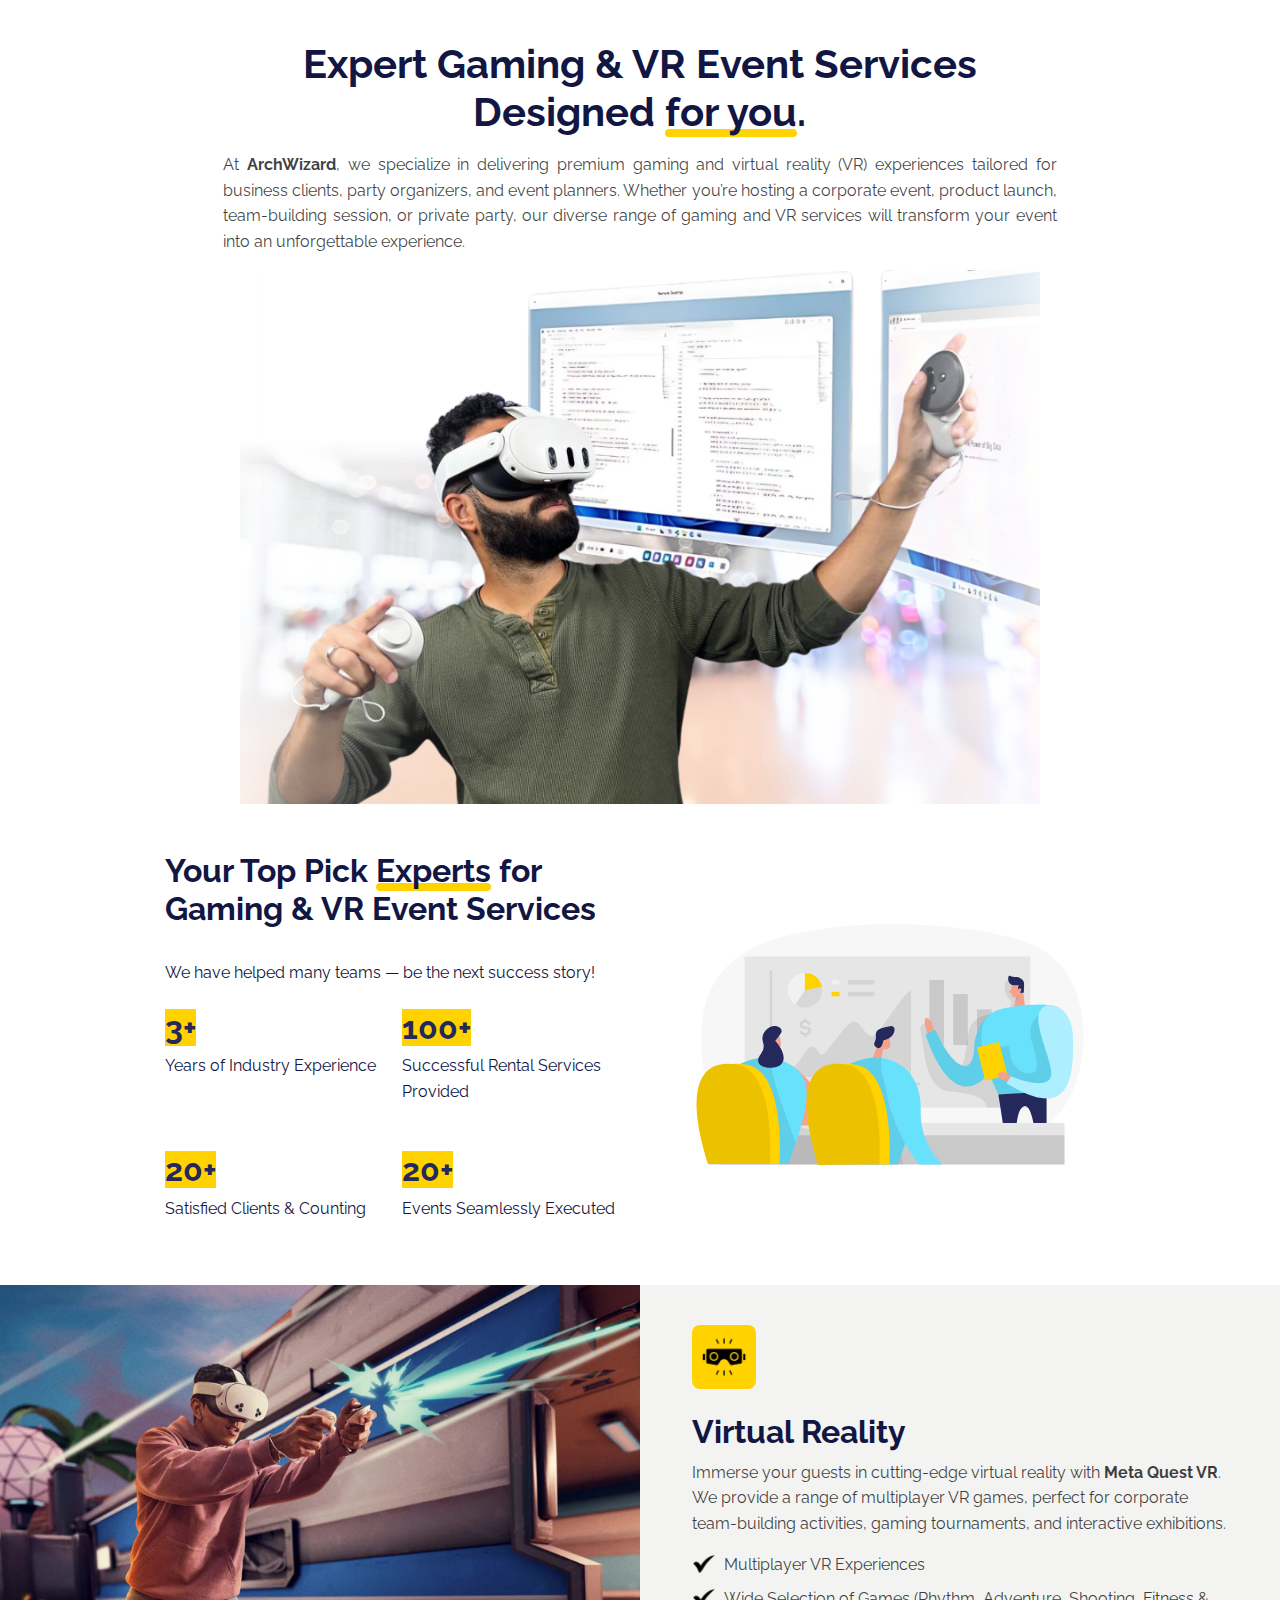
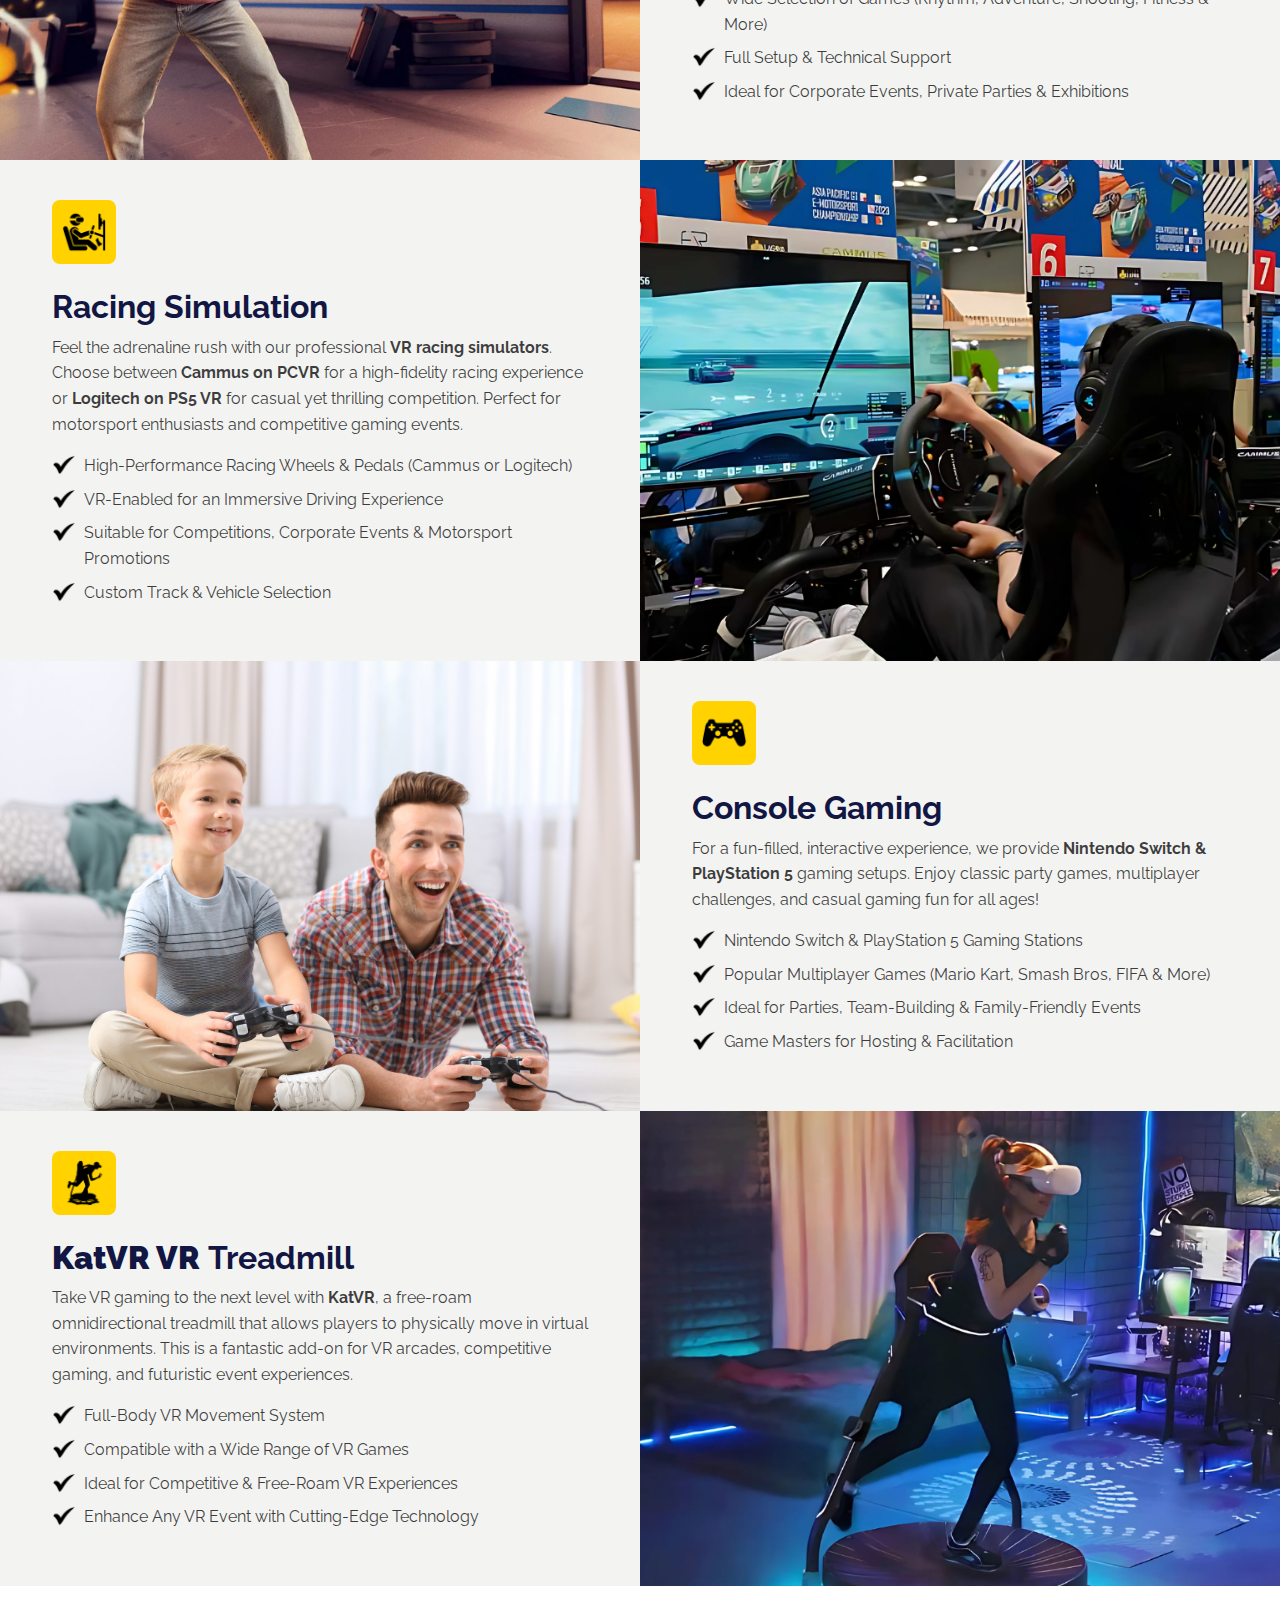
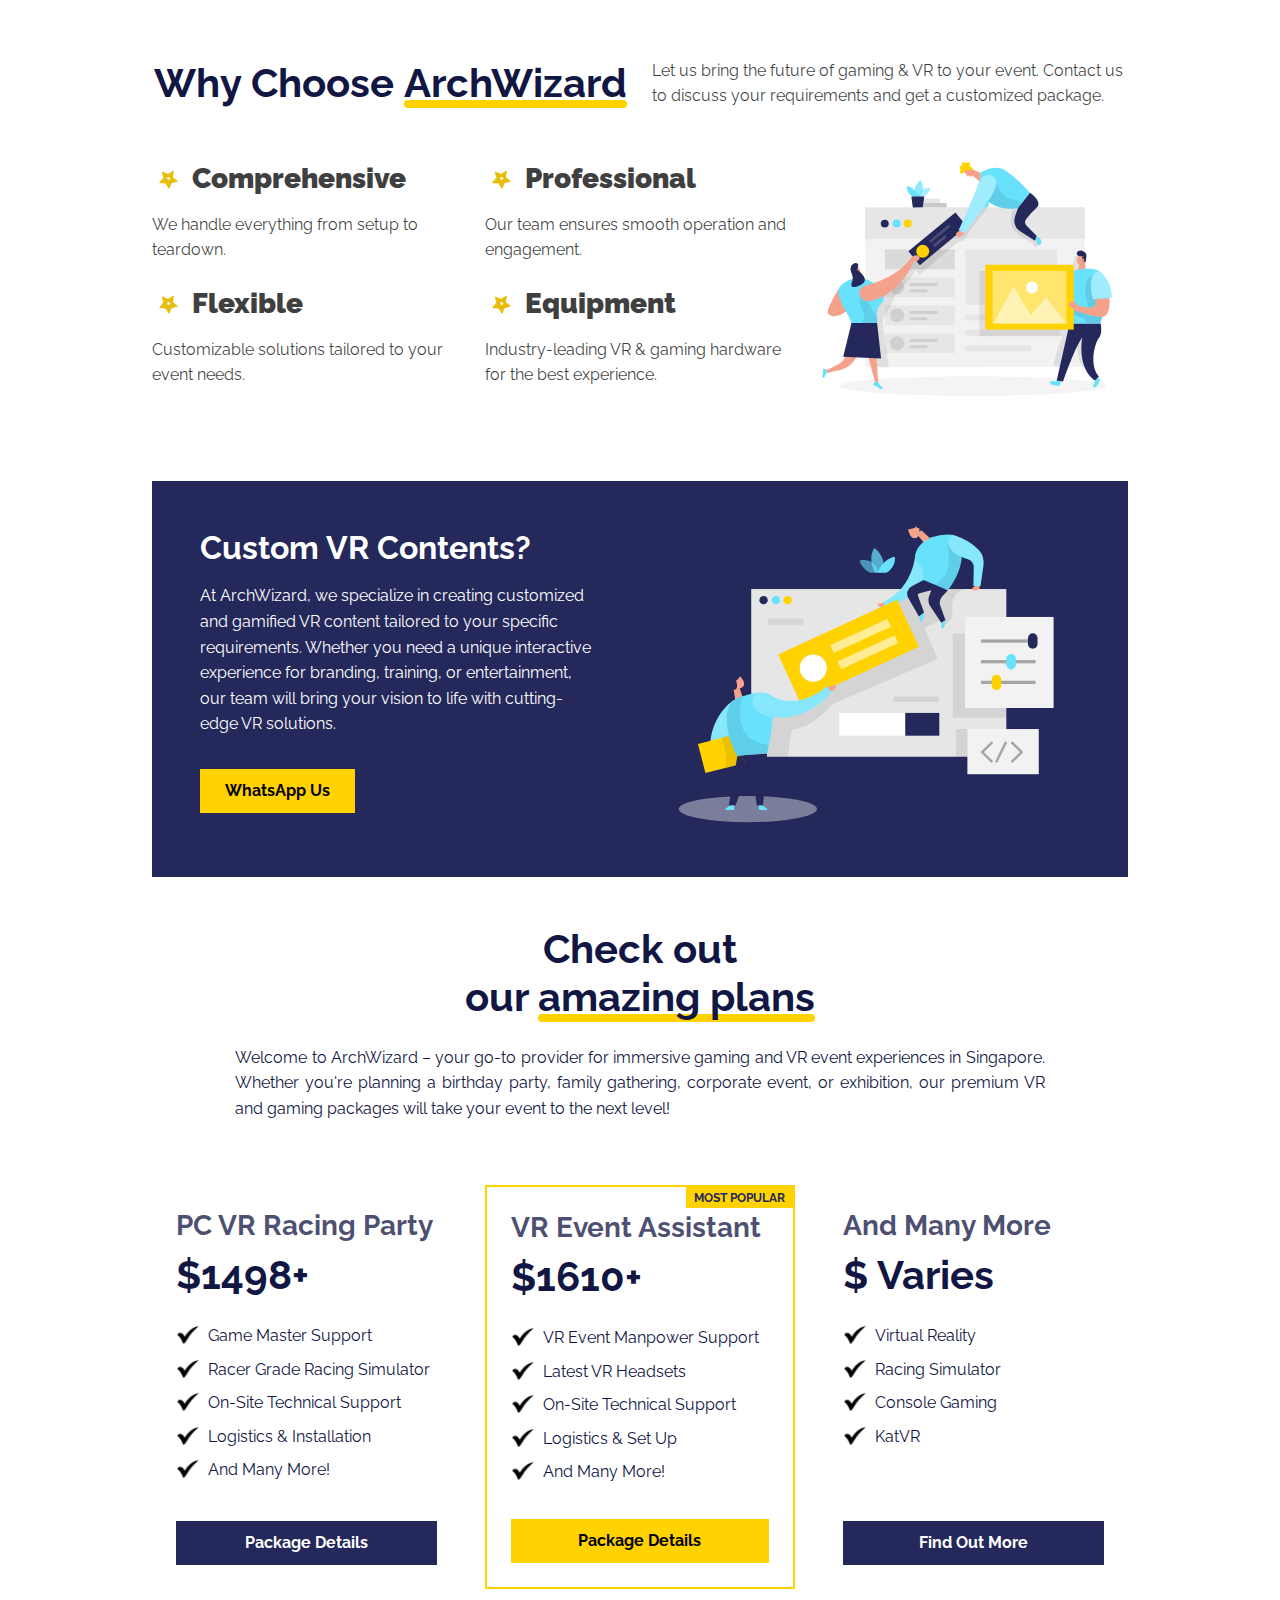
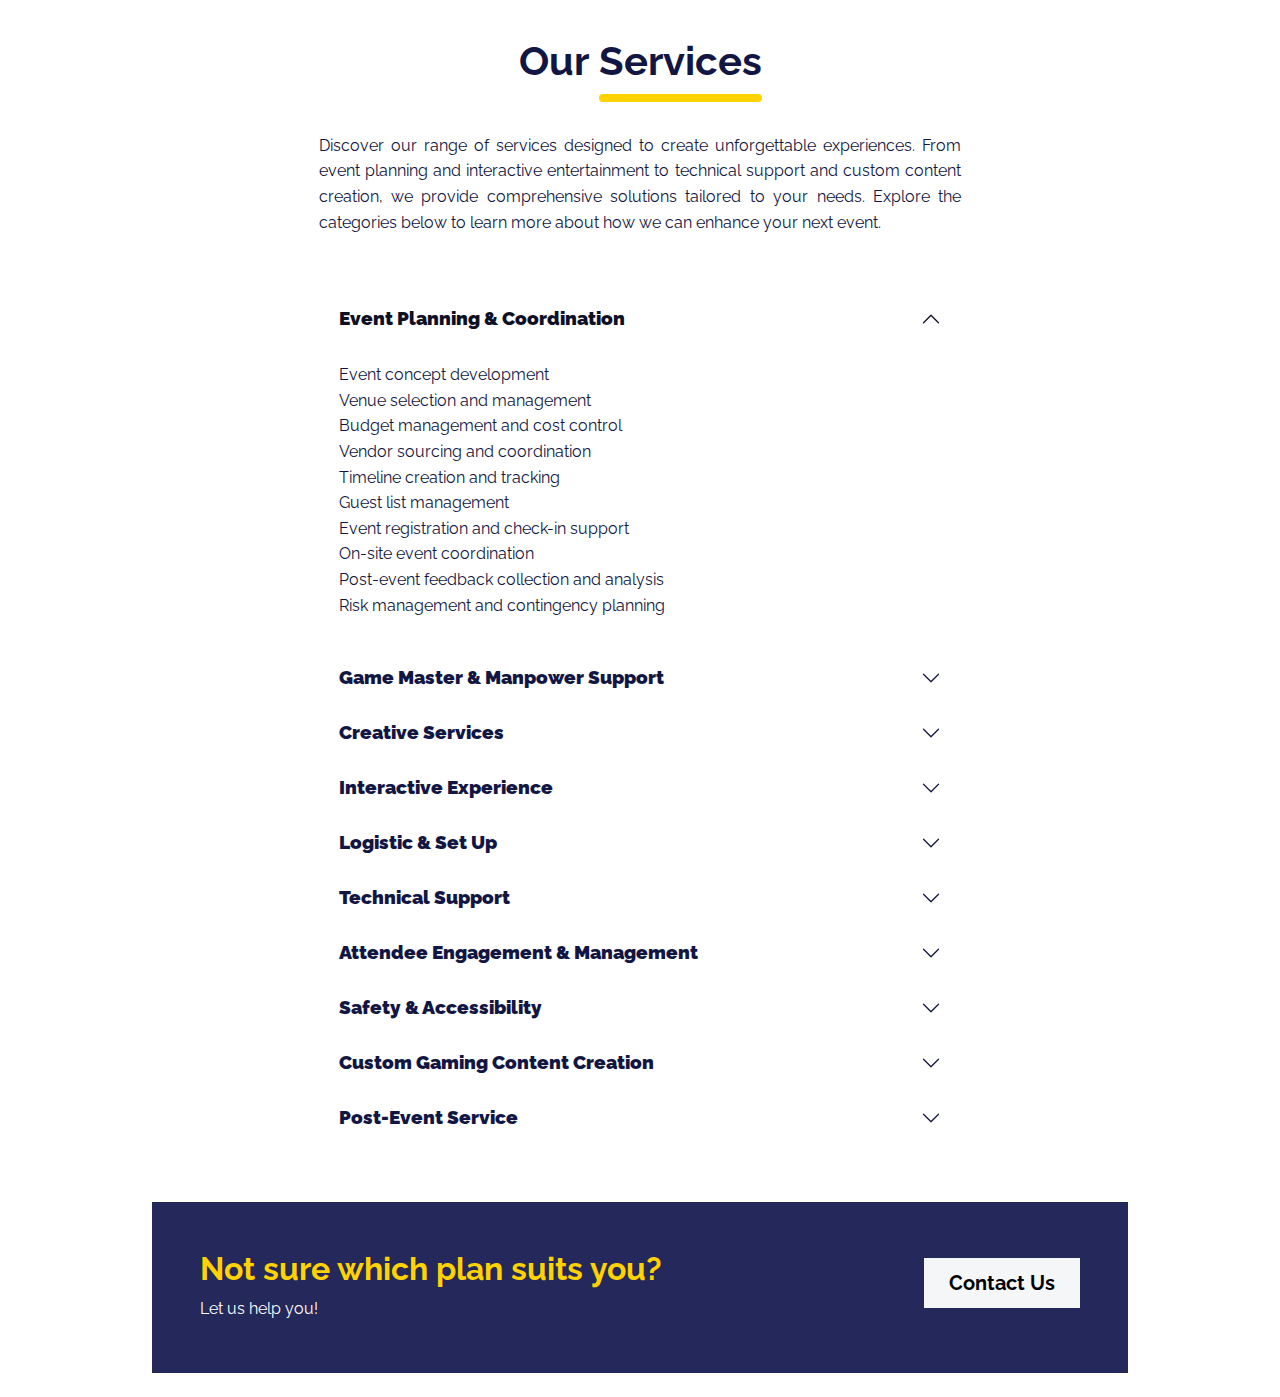
<file: businessevent.html>
<!DOCTYPE html>
<html data-bs-theme="light" lang="en">

<head>
    <meta charset="utf-8">
    <meta name="viewport" content="width=device-width, initial-scale=1.0, shrink-to-fit=no">
    <title>Home - Brand</title>
    <link rel="stylesheet" href="assets/bootstrap/css/bootstrap.min.css">
    <link rel="stylesheet" href="https://fonts.googleapis.com/css?family=Raleway:300italic,400italic,600italic,700italic,800italic,400,300,600,700,800&amp;display=swap">
    <link rel="stylesheet" href="assets/css/custom-businessevent.css">
</head>

<body>
    <header>
        <div class="container py-3 py-xl-4">
            <div class="row" style="padding: 0px;">
                <div class="col-md-8 col-lg-10 text-center text-md-start order-2 mx-auto order-lg-1 my-3" style="padding: 0px;">
                    <div class="text-center" style="width: 100%;">
                        <h1 class="fw-bold mb-3">Expert Gaming &amp; VR Event Services Designed&nbsp;<span class="underline">for you</span>.</h1>
                        <p class="custom-justify" style="margin: 0px;"><span style="color: rgba(0, 0, 0, 0.75);">At&nbsp;</span><strong><span style="color: rgba(0, 0, 0, 0.75);">ArchWizard</span></strong><span style="color: rgba(0, 0, 0, 0.75);">, we specialize in delivering premium gaming and virtual reality (VR) experiences tailored for business clients, party organizers, and event planners. Whether you’re hosting a corporate event, product launch, team-building session, or private party, our diverse range of gaming and VR services will transform your event into an unforgettable experience.</span></p>
                    </div>
                </div>
                <div class="col-12 col-lg-10 order-1 mx-auto order-lg-2" style="width: 100%;padding: 0px;">
                    <div class="text-center position-relative img-fluid"><img class="img-fluid" src="assets/img/Business%20Event%20Page.png" style="width: 800px;"></div>
                </div>
            </div>
        </div>
    </header>
    <section>
        <div class="container py-3 py-xl-4">
            <div class="row gy-4 gy-md-0">
                <div class="col d-flex justify-content-center order-2 order-lg-1">
                    <div style="max-width: 450px;">
                        <h2 class="fw-bold pb-md-4">Your Top Pick&nbsp;<span class="underline">Experts</span>&nbsp;for Gaming &amp; VR Event Services</h2>
                        <p class="py-4 py-md-0">We have helped many teams — be the next success story!</p>
                        <div class="row gy-4 row-cols-2 row-cols-md-2">
                            <div class="col">
                                <div><span class="fs-2 fw-bold text-primary bg-secondary">3+</span>
                                    <p class="fw-normal">Years of Industry Experience</p>
                                </div>
                            </div>
                            <div class="col">
                                <div><span class="fs-2 fw-bold text-primary bg-secondary">100+</span>
                                    <p class="fw-normal">Successful Rental Services Provided</p>
                                </div>
                            </div>
                            <div class="col">
                                <div><span class="fs-2 fw-bold text-primary bg-secondary">20+</span>
                                    <p class="fw-normal">Satisfied Clients &amp; Counting</p>
                                </div>
                            </div>
                            <div class="col">
                                <div><span class="fs-2 fw-bold text-primary bg-secondary">20+</span>
                                    <p class="fw-normal">Events Seamlessly Executed</p>
                                </div>
                            </div>
                        </div>
                    </div>
                </div>
                <div class="col-md-6 text-center text-md-start d-flex d-sm-flex d-md-flex justify-content-center align-items-center order-1 justify-content-md-start align-items-md-center order-lg-2 justify-content-xl-center">
                    <div><img class="rounded img-fluid fit-cover" style="min-height: 300px;" src="assets/img/presentation.svg" width="800"></div>
                </div>
            </div>
        </div>
    </section>
    <section>
        <div class="container py-3 py-xl-4" style="max-width: 2000px">
            <div class="row row-cols-lg-2 d-flex flex-column flex-lg-row">
                <div class="col-auto order-2 order-lg-1" style="padding: 0px;">
                    <div style="height: 100%;width: 100%;"><img class="object-fit-cover" style="width: 100%;height: 100%;" src="assets/img/2.%20Meta%20Quest.png"></div>
                </div>
                <div class="col-auto order-2 order-lg-1" style="background: rgba(225,225,221,0.39);">
                    <div class="card d-flex justify-content-center p-4 bg-transparent" style="width: 100%;border-style: none;">
                        <div class="card-body">
                            <div class="bs-icon-lg bs-icon-rounded bs-icon-secondary d-flex flex-shrink-0 justify-content-center align-items-center d-inline-block mb-4 bs-icon"><img class="p-2" style="width: 100%;height: 100%;" src="assets/img/3.%20Icon%20Virtual%20Reality.png"></div>
                            <div>
                                <h2 class="fw-bold">Virtual Reality</h2>
                                <p><span style="color: rgba(0, 0, 0, 0.75);">Immerse your guests in cutting-edge virtual reality with&nbsp;</span><strong><span style="color: rgba(0, 0, 0, 0.75);">Meta Quest VR</span></strong><span style="color: rgba(0, 0, 0, 0.75);">. We provide a range of multiplayer VR games, perfect for corporate team-building activities, gaming tournaments, and interactive exhibitions.</span></p>
                                <ul class="list-unstyled">
                                    <li class="d-flex mb-2"><span class="bs-icon-xs bs-icon-rounded bs-icon me-2"><img src="assets/img/3.%20Icon%20Tick.png" style="width: 1.5em;height: 1.5em;"></span><span><span style="color: rgba(0, 0, 0, 0.75);">Multiplayer VR Experiences</span></span></li>
                                    <li class="d-flex mb-2"><span class="bs-icon-xs bs-icon-rounded bs-icon me-2"><img src="assets/img/3.%20Icon%20Tick.png" style="width: 1.5em;height: 1.5em;"></span><span><span style="color: rgba(0, 0, 0, 0.75);">Wide Selection of Games (Rhythm, Adventure, Shooting, Fitness &amp; More)</span></span></li>
                                    <li class="d-flex mb-2"><span class="bs-icon-xs bs-icon-rounded bs-icon me-2"><img src="assets/img/3.%20Icon%20Tick.png" style="width: 1.5em;height: 1.5em;"></span><span><span style="color: rgba(0, 0, 0, 0.75);">Full Setup &amp; Technical Support</span></span></li>
                                    <li class="d-flex mb-2"><span class="bs-icon-xs bs-icon-rounded bs-icon me-2"><img src="assets/img/3.%20Icon%20Tick.png" style="width: 1.5em;height: 1.5em;"></span><span><span style="color: rgba(0, 0, 0, 0.75);">Ideal for Corporate Events, Private Parties &amp; Exhibitions</span></span></li>
                                </ul><a class="btn btn-sm px-0 hide-first-display-nextime" role="button" href="https://shop.archwizard.tech/blogs/event/vr-event-assistant">Learn More&nbsp;<svg xmlns="http://www.w3.org/2000/svg" width="1em" height="1em" fill="currentColor" viewBox="0 0 16 16" class="bi bi-arrow-right">
                                        <path fill-rule="evenodd" d="M1 8a.5.5 0 0 1 .5-.5h11.793l-3.147-3.146a.5.5 0 0 1 .708-.708l4 4a.5.5 0 0 1 0 .708l-4 4a.5.5 0 0 1-.708-.708L13.293 8.5H1.5A.5.5 0 0 1 1 8"></path>
                                    </svg><br></a>
                            </div>
                        </div>
                    </div>
                </div>
            </div>
            <div class="row row-cols-lg-2 d-flex flex-column flex-lg-row">
                <div class="col order-1 order-lg-2" style="padding: 0px;">
                    <div style="height: 100%;width: 100%;"><img class="object-fit-cover" style="width: 100%;height: 100%;" src="assets/img/2.%20Cammus%20Racing%20Simulator.png"></div>
                </div>
                <div class="col order-2 order-lg-1" style="background: rgba(225,225,221,0.39);">
                    <div class="card d-flex justify-content-center p-4 bg-transparent" style="border-style: none;">
                        <div class="card-body">
                            <div class="bs-icon-lg bs-icon-rounded bs-icon-secondary d-flex flex-shrink-0 justify-content-center align-items-center d-inline-block mb-4 bs-icon"><img class="p-2" style="width: 100%;height: 100%;" src="assets/img/3.%20Icon%20Racing%20Simulator.png"></div>
                            <div>
                                <h2 class="fw-bold">Racing Simulation</h2>
                                <p><span style="color: rgba(0, 0, 0, 0.75);">Feel the adrenaline rush with our professional&nbsp;</span><strong><span style="color: rgba(0, 0, 0, 0.75);">VR racing simulators</span></strong><span style="color: rgba(0, 0, 0, 0.75);">. Choose between&nbsp;</span><strong><span style="color: rgba(0, 0, 0, 0.75);">Cammus on PCVR</span></strong><span style="color: rgba(0, 0, 0, 0.75);">&nbsp;for a high-fidelity racing experience or&nbsp;</span><strong><span style="color: rgba(0, 0, 0, 0.75);">Logitech on PS5 VR</span></strong><span style="color: rgba(0, 0, 0, 0.75);">&nbsp;for casual yet thrilling competition. Perfect for motorsport enthusiasts and competitive gaming events.</span></p>
                                <ul class="list-unstyled">
                                    <li class="d-flex mb-2"><span class="bs-icon-xs bs-icon-rounded bs-icon me-2"><img src="assets/img/3.%20Icon%20Tick.png" style="width: 1.5em;height: 1.5em;"></span><span><span style="color: rgba(0, 0, 0, 0.75);">High-Performance Racing Wheels &amp; Pedals (Cammus or Logitech)</span></span></li>
                                    <li class="d-flex mb-2"><span class="bs-icon-xs bs-icon-rounded bs-icon me-2"><img src="assets/img/3.%20Icon%20Tick.png" style="width: 1.5em;height: 1.5em;"></span><span><span style="color: rgba(0, 0, 0, 0.75);">VR-Enabled for an Immersive Driving Experience</span></span></li>
                                    <li class="d-flex mb-2"><span class="bs-icon-xs bs-icon-rounded bs-icon me-2"><img src="assets/img/3.%20Icon%20Tick.png" style="width: 1.5em;height: 1.5em;"></span><span><span style="color: rgba(0, 0, 0, 0.75);">Suitable for Competitions, Corporate Events &amp; Motorsport Promotions</span></span></li>
                                    <li class="d-flex mb-2"><span class="bs-icon-xs bs-icon-rounded bs-icon me-2"><img src="assets/img/3.%20Icon%20Tick.png" style="width: 1.5em;height: 1.5em;"></span><span><span style="color: rgba(0, 0, 0, 0.75);">Custom Track &amp; Vehicle Selection</span></span></li>
                                </ul><button class="btn btn-sm px-0 hide-first-display-nextime" type="button">Learn More&nbsp;<svg xmlns="http://www.w3.org/2000/svg" width="1em" height="1em" fill="currentColor" viewBox="0 0 16 16" class="bi bi-arrow-right">
                                        <path fill-rule="evenodd" d="M1 8a.5.5 0 0 1 .5-.5h11.793l-3.147-3.146a.5.5 0 0 1 .708-.708l4 4a.5.5 0 0 1 0 .708l-4 4a.5.5 0 0 1-.708-.708L13.293 8.5H1.5A.5.5 0 0 1 1 8"></path>
                                    </svg><br></button>
                            </div>
                        </div>
                    </div>
                </div>
            </div>
            <div class="row row-cols-lg-2 d-flex flex-column flex-lg-row">
                <div class="col" style="padding: 0px;">
                    <div style="height: 100%;width: 100%;"><img class="object-fit-cover" style="width: 100%;height: 100%;" src="assets/img/2.%20Console%20Gaming.png"></div>
                </div>
                <div class="col" style="background: rgba(225,225,221,0.39);">
                    <div class="card d-flex justify-content-center p-4 bg-transparent" style="border-style: none;">
                        <div class="card-body">
                            <div class="bs-icon-lg bs-icon-rounded bs-icon-secondary d-flex flex-shrink-0 justify-content-center align-items-center d-inline-block mb-4 bs-icon"><img class="p-2" style="width: 100%;height: 100%;" src="assets/img/3.%20Icon%20Gaming%20Peripherals.png"></div>
                            <div>
                                <h2 class="fw-bold">Console Gaming&nbsp;</h2>
                                <p><span style="color: rgba(0, 0, 0, 0.75);">For a fun-filled, interactive experience, we provide&nbsp;</span><strong><span style="color: rgba(0, 0, 0, 0.75);">Nintendo Switch &amp; PlayStation 5</span></strong><span style="color: rgba(0, 0, 0, 0.75);">&nbsp;gaming setups. Enjoy classic party games, multiplayer challenges, and casual gaming fun for all ages!</span></p>
                                <ul class="list-unstyled">
                                    <li class="d-flex mb-2"><span class="bs-icon-xs bs-icon-rounded bs-icon me-2"><img src="assets/img/3.%20Icon%20Tick.png" style="width: 1.5em;height: 1.5em;"></span><span><span style="color: rgba(0, 0, 0, 0.75);">Nintendo Switch &amp; PlayStation 5 Gaming Stations</span></span></li>
                                    <li class="d-flex mb-2"><span class="bs-icon-xs bs-icon-rounded bs-icon me-2"><img src="assets/img/3.%20Icon%20Tick.png" style="width: 1.5em;height: 1.5em;"></span><span><span style="color: rgba(0, 0, 0, 0.75);">Popular Multiplayer Games (Mario Kart, Smash Bros, FIFA &amp; More)</span></span></li>
                                    <li class="d-flex mb-2"><span class="bs-icon-xs bs-icon-rounded bs-icon me-2"><img src="assets/img/3.%20Icon%20Tick.png" style="width: 1.5em;height: 1.5em;"></span><span><span style="color: rgba(0, 0, 0, 0.75);">Ideal for Parties, Team-Building &amp; Family-Friendly Events</span></span></li>
                                    <li class="d-flex mb-2"><span class="bs-icon-xs bs-icon-rounded bs-icon me-2"><img src="assets/img/3.%20Icon%20Tick.png" style="width: 1.5em;height: 1.5em;"></span><span><span style="color: rgba(0, 0, 0, 0.75);">Game Masters for Hosting &amp; Facilitation</span></span></li>
                                </ul><button class="btn btn-sm px-0 hide-first-display-nextime" type="button">Learn More&nbsp;<svg xmlns="http://www.w3.org/2000/svg" width="1em" height="1em" fill="currentColor" viewBox="0 0 16 16" class="bi bi-arrow-right">
                                        <path fill-rule="evenodd" d="M1 8a.5.5 0 0 1 .5-.5h11.793l-3.147-3.146a.5.5 0 0 1 .708-.708l4 4a.5.5 0 0 1 0 .708l-4 4a.5.5 0 0 1-.708-.708L13.293 8.5H1.5A.5.5 0 0 1 1 8"></path>
                                    </svg><br></button>
                            </div>
                        </div>
                    </div>
                </div>
            </div>
            <div class="row row-cols-lg-2 d-flex flex-column flex-lg-row">
                <div class="col order-1 order-lg-2" style="padding: 0px;">
                    <div style="height: 100%;width: 100%;"><img class="object-fit-cover" style="width: 100%;height: 100%;" src="assets/img/2.%20KatVR.png"></div>
                </div>
                <div class="col order-2 order-lg-1" style="background: rgba(225,225,221,0.39);">
                    <div class="card d-flex justify-content-center p-4 bg-transparent" style="border-style: none;">
                        <div class="card-body">
                            <div class="bs-icon-lg bs-icon-rounded bs-icon-secondary d-flex flex-shrink-0 justify-content-center align-items-center d-inline-block mb-4 bs-icon"><img class="p-2" style="width: 100%;height: 100%;" src="assets/img/3.%20Icon%20KatVR.png"></div>
                            <div>
                                <h2 class="fw-bold"><strong><span style="color: rgb(var(--color-foreground));">KatVR VR</span></strong>&nbsp;Treadmill&nbsp;</h2>
                                <p><span style="color: rgba(0, 0, 0, 0.75);">Take VR gaming to the next level with&nbsp;</span><strong><span style="color: rgba(0, 0, 0, 0.75);">KatVR</span></strong><span style="color: rgba(0, 0, 0, 0.75);">, a free-roam omnidirectional treadmill that allows players to physically move in virtual environments. This is a fantastic add-on for VR arcades, competitive gaming, and futuristic event experiences.</span></p>
                                <ul class="list-unstyled">
                                    <li class="d-flex mb-2"><span class="bs-icon-xs bs-icon-rounded bs-icon me-2"><img src="assets/img/3.%20Icon%20Tick.png" style="width: 1.5em;height: 1.5em;"></span><span><span style="color: rgba(0, 0, 0, 0.75);">Full-Body VR Movement System</span></span></li>
                                    <li class="d-flex mb-2"><span class="bs-icon-xs bs-icon-rounded bs-icon me-2"><img src="assets/img/3.%20Icon%20Tick.png" style="width: 1.5em;height: 1.5em;"></span><span><span style="color: rgba(0, 0, 0, 0.75);">Compatible with a Wide Range of VR Games</span></span></li>
                                    <li class="d-flex mb-2"><span class="bs-icon-xs bs-icon-rounded bs-icon me-2"><img src="assets/img/3.%20Icon%20Tick.png" style="width: 1.5em;height: 1.5em;"></span><span><span style="color: rgba(0, 0, 0, 0.75);">Ideal for Competitive &amp; Free-Roam VR Experiences</span></span></li>
                                    <li class="d-flex mb-2"><span class="bs-icon-xs bs-icon-rounded bs-icon me-2"><img src="assets/img/3.%20Icon%20Tick.png" style="width: 1.5em;height: 1.5em;"></span><span><span style="color: rgba(0, 0, 0, 0.75);">Enhance Any VR Event with Cutting-Edge Technology</span></span></li>
                                </ul><button class="btn btn-sm px-0 hide-first-display-nextime" type="button">Learn More&nbsp;<svg xmlns="http://www.w3.org/2000/svg" width="1em" height="1em" fill="currentColor" viewBox="0 0 16 16" class="bi bi-arrow-right">
                                        <path fill-rule="evenodd" d="M1 8a.5.5 0 0 1 .5-.5h11.793l-3.147-3.146a.5.5 0 0 1 .708-.708l4 4a.5.5 0 0 1 0 .708l-4 4a.5.5 0 0 1-.708-.708L13.293 8.5H1.5A.5.5 0 0 1 1 8"></path>
                                    </svg><br></button>
                            </div>
                        </div>
                    </div>
                </div>
            </div>
        </div>
    </section>
    <section>
        <div class="container py-3 py-xl-4">
            <div class="row">
                <div class="col d-flex justify-content-center align-items-center">
                    <h1 class="fw-bold" style="margin: 0px;">Why Choose&nbsp;<span class="underline">ArchWizard</span></h1>
                </div>
                <div class="col-md-6 pt-4">
                    <p class="mb-4"><span style="color: rgba(0, 0, 0, 0.75);">Let us bring the future of gaming &amp; VR to your event. Contact us to discuss your requirements and get a customized package.</span></p>
                </div>
            </div>
            <div class="row gy-4 gy-md-0">
                <div class="col-md-8 d-flex d-sm-flex d-md-flex justify-content-center align-items-center justify-content-md-start align-items-md-center justify-content-xl-center">
                    <div>
                        <div class="row gy-2 row-cols-1 row-cols-sm-2">
                            <div class="col text-center text-md-start">
                                <div class="d-flex justify-content-center align-items-center justify-content-md-start">
                                    <div><img src="assets/img/Icon%20Star.gif" style="width: 2em;height: 2em;"></div>
                                    <h3 class="fw-bold mb-0 ms-2" style="margin: 0px;"><strong><span style="color: rgba(0, 0, 0, 0.75);">Comprehensive</span></strong></h3>
                                </div>
                                <p class="my-3"><span style="color: rgba(0, 0, 0, 0.75);">We handle everything from setup to teardown.</span></p>
                            </div>
                            <div class="col text-center text-md-start">
                                <div class="d-flex justify-content-center align-items-center justify-content-md-start">
                                    <div><img src="assets/img/Icon%20Star.gif" style="width: 2em;height: 2em;"></div>
                                    <h3 class="fw-bold mb-0 ms-2"><strong><span style="color: rgba(0, 0, 0, 0.75);">Professional</span></strong></h3>
                                </div>
                                <p class="my-3"><span style="color: rgba(0, 0, 0, 0.75);">Our team ensures smooth operation and engagement.</span></p>
                            </div>
                            <div class="col text-center text-md-start">
                                <div class="d-flex justify-content-center align-items-center justify-content-md-start">
                                    <div><img src="assets/img/Icon%20Star.gif" style="width: 2em;height: 2em;"></div>
                                    <h3 class="fw-bold mb-0 ms-2"><strong><span style="color: rgba(0, 0, 0, 0.75);">Flexible</span></strong></h3>
                                </div>
                                <p class="my-3"><span style="color: rgba(0, 0, 0, 0.75);">Customizable solutions tailored to your event needs.</span></p>
                            </div>
                            <div class="col text-center text-md-start">
                                <div class="d-flex justify-content-center align-items-center justify-content-md-start">
                                    <div><img src="assets/img/Icon%20Star.gif" style="width: 2em;height: 2em;"></div>
                                    <h3 class="fw-bold mb-0 ms-2"><strong><span style="color: rgba(0, 0, 0, 0.75);">Equipment</span></strong><span style="font-weight: normal !important; color: rgba(0, 0, 0, 0.75);">&nbsp;</span></h3>
                                </div>
                                <p class="my-3"><span style="color: rgba(0, 0, 0, 0.75);">Industry-leading VR &amp; gaming hardware for the best experience.</span></p>
                            </div>
                        </div>
                    </div>
                </div>
                <div class="col-md-4 order-first order-md-last">
                    <div><img class="rounded img-fluid w-100 fit-cover" style="min-height: 300px;" src="assets/img/teamwork.svg"></div>
                </div>
            </div>
        </div>
    </section>
    <section>
        <div class="container py-3 py-xl-4">
            <div class="bg-primary border rounded border-0 border-primary overflow-hidden">
                <div class="row g-0">
                    <div class="col-md-6 d-flex flex-column justify-content-center">
                        <div class="text-white p-4 p-md-5">
                            <h2 class="fw-bold mb-3" style="border-style: none; color: white;">Custom VR&nbsp;Contents?</h2>
                            <p class="mb-4">At ArchWizard, we specialize in creating customized and gamified VR content tailored to your specific requirements. Whether you need a unique interactive experience for branding, training, or entertainment, our team will bring your vision to life with cutting-edge VR solutions.</p>
                            <div class="my-3"><a class="btn btn-secondary me-2 mt-2 custom-general-button custom-button-secondary" role="button" target="_blank" href="https://wa.me/6588434796">WhatsApp Us</a></div>
                        </div>
                    </div>
                    <div class="col-md-6 order-first order-md-last" style="min-height: 250px;"><img class="w-100 h-100 fit-contain pt-5 pt-md-0" src="assets/img/web-development.svg"></div>
                </div>
            </div>
        </div>
    </section>
    <section>
        <div class="container py-3 py-xl-4">
            <div class="row mb-5">
                <div class="col-md-8 col-xl-10 text-center mx-auto">
                    <h1 class="fw-bold mb-4">Check out<br>our <span class="underline">amazing plans</span></h1>
                    <p class="custom-justify">Welcome to ArchWizard – your go-to provider for immersive gaming and VR event experiences in Singapore. Whether you're planning a birthday party, family gathering, corporate event, or exhibition, our premium VR and gaming packages will take your event to the next level!</p>
                </div>
            </div>
            <div class="row gy-4 row-cols-1 row-cols-md-2 row-cols-lg-3">
                <div class="col">
                    <div class="card border-0 h-100">
                        <div class="card-body d-flex flex-column justify-content-between p-4">
                            <div>
                                <h3 class="fw-bold text-muted">PC VR Racing Party</h3>
                                <h1 class="fw-bold mb-4">$1498+</h1>
                                <ul class="list-unstyled">
                                    <li class="d-flex mb-2"><span class="bs-icon-xs bs-icon-rounded bs-icon me-2"><img src="assets/img/3.%20Icon%20Tick.png" style="width: 1.5em;height: 1.5em;"></span><span>Game Master Support</span></li>
                                    <li class="d-flex mb-2"><span class="bs-icon-xs bs-icon-rounded bs-icon me-2"><img src="assets/img/3.%20Icon%20Tick.png" style="width: 1.5em;height: 1.5em;"></span><span>Racer Grade Racing Simulator</span></li>
                                    <li class="d-flex mb-2"><span class="bs-icon-xs bs-icon-rounded bs-icon me-2"><img src="assets/img/3.%20Icon%20Tick.png" style="width: 1.5em;height: 1.5em;"></span><span>On-Site Technical Support</span></li>
                                    <li class="d-flex mb-2"><span class="bs-icon-xs bs-icon-rounded bs-icon me-2"><img src="assets/img/3.%20Icon%20Tick.png" style="width: 1.5em;height: 1.5em;"></span><span>Logistics &amp; Installation</span></li>
                                    <li class="d-flex mb-2"><span class="bs-icon-xs bs-icon-rounded bs-icon me-2"><img src="assets/img/3.%20Icon%20Tick.png" style="width: 1.5em;height: 1.5em;"></span><span>And Many More!</span></li>
                                </ul>
                            </div><a class="btn btn-primary custom-general-button custom-button-primary" role="button" href="https://shop.archwizard.tech/blogs/event/pcvr-racing-simulation">Package Details</a>
                        </div>
                    </div>
                </div>
                <div class="col">
                    <div class="card border-secondary border-2 h-100">
                        <div class="card-body d-flex flex-column justify-content-between p-4"><span class="badge bg-secondary position-absolute top-0 end-0 rounded-bottom-left text-uppercase text-primary">Most Popular</span>
                            <div>
                                <h3 class="fw-bold text-muted">VR Event Assistant</h3>
                                <h1 class="fw-bold mb-4">$1610+</h1>
                                <ul class="list-unstyled">
                                    <li class="d-flex mb-2"><span class="bs-icon-xs bs-icon-rounded bs-icon me-2"><img src="assets/img/3.%20Icon%20Tick.png" style="width: 1.5em;height: 1.5em;"></span><span>VR Event Manpower Support&nbsp;</span></li>
                                    <li class="d-flex mb-2"><span class="bs-icon-xs bs-icon-rounded bs-icon me-2"><img src="assets/img/3.%20Icon%20Tick.png" style="width: 1.5em;height: 1.5em;"></span><span>Latest VR Headsets</span></li>
                                    <li class="d-flex mb-2"><span class="bs-icon-xs bs-icon-rounded bs-icon me-2"><img src="assets/img/3.%20Icon%20Tick.png" style="width: 1.5em;height: 1.5em;"></span><span>On-Site Technical Support</span></li>
                                    <li class="d-flex mb-2"><span class="bs-icon-xs bs-icon-rounded bs-icon me-2"><img src="assets/img/3.%20Icon%20Tick.png" style="width: 1.5em;height: 1.5em;"></span><span>Logistics &amp; Set Up</span></li>
                                    <li class="d-flex mb-2"><span class="bs-icon-xs bs-icon-rounded bs-icon me-2"><img src="assets/img/3.%20Icon%20Tick.png" style="width: 1.5em;height: 1.5em;"></span><span>And Many More!</span></li>
                                </ul>
                            </div><a class="btn btn-warning custom-general-button custom-button-warning" role="button" href="https://shop.archwizard.tech/blogs/event/vr-event-assistant">Package Details</a>
                        </div>
                    </div>
                </div>
                <div class="col">
                    <div class="card border-0 h-100">
                        <div class="card-body d-flex flex-column justify-content-between p-4">
                            <div class="pb-4">
                                <h3 class="fw-bold text-muted">And Many More</h3>
                                <h1 class="fw-bold mb-4">$ Varies</h1>
                                <ul class="list-unstyled">
                                    <li class="d-flex mb-2"><span class="bs-icon-xs bs-icon-rounded bs-icon me-2"><img src="assets/img/3.%20Icon%20Tick.png" style="width: 1.5em;height: 1.5em;"></span><span>Virtual Reality</span></li>
                                    <li class="d-flex mb-2"><span class="bs-icon-xs bs-icon-rounded bs-icon me-2"><img src="assets/img/3.%20Icon%20Tick.png" style="width: 1.5em;height: 1.5em;"></span><span>Racing Simulator&nbsp;</span></li>
                                    <li class="d-flex mb-2"><span class="bs-icon-xs bs-icon-rounded bs-icon me-2"><img src="assets/img/3.%20Icon%20Tick.png" style="width: 1.5em;height: 1.5em;"></span><span>Console Gaming</span></li>
                                    <li class="d-flex mb-2"><span class="bs-icon-xs bs-icon-rounded bs-icon me-2"><img src="assets/img/3.%20Icon%20Tick.png" style="width: 1.5em;height: 1.5em;"></span><span>KatVR</span></li>
                                    <li class="d-flex mb-2"><span class="bs-icon-xs bs-icon-rounded bs-icon me-2"></span><span></span></li>
                                </ul>
                            </div><a class="btn btn-primary custom-general-button custom-button-primary" role="button" href="https://shop.archwizard.tech/blogs/event">Find Out More</a>
                        </div>
                    </div>
                </div>
            </div>
        </div>
    </section>
    <section>
        <div class="container py-3 py-xl-4">
            <div class="row mb-2">
                <div class="col-md-8 text-center mx-auto">
                    <h1 class="fw-bold mb-5">Our&nbsp;<span class="pb-3 underline">Services</span></h1>
                    <p class="mb-5 custom-justify">Discover our range of services designed to create unforgettable experiences. From event planning and interactive entertainment to technical support and custom content creation, we provide comprehensive solutions tailored to your needs. Explore the categories below to learn more about how we can enhance your next event.</p>
                </div>
            </div>
            <div class="row mb-2">
                <div class="col-md-8 mx-auto">
                    <div class="accordion text-muted" role="tablist" id="accordion-1">
                        <div class="accordion-item">
                            <h2 class="accordion-header" role="tab"><button class="accordion-button" type="button" data-bs-toggle="collapse" data-bs-target="#accordion-1 .item-1" aria-expanded="true" aria-controls="accordion-1 .item-1"><br><strong>Event Planning &amp; Coordination</strong></button></h2>
                            <div class="accordion-collapse collapse show item-1" role="tabpanel" data-bs-parent="#accordion-1">
                                <div class="accordion-body">
                                    <p>Event concept development<br>Venue selection and management<br>Budget management and cost control<br>Vendor sourcing and coordination<br>Timeline creation and tracking<br>Guest list management<br>Event registration and check-in support<br>On-site event coordination<br>Post-event feedback collection and analysis<br>Risk management and contingency planning</p>
                                </div>
                            </div>
                        </div>
                        <div class="accordion-item">
                            <h2 class="accordion-header" role="tab"><button class="accordion-button collapsed" type="button" data-bs-toggle="collapse" data-bs-target="#accordion-1 .item-2" aria-expanded="false" aria-controls="accordion-1 .item-2"><strong>Game Master &amp; Manpower Support</strong></button></h2>
                            <div class="accordion-collapse collapse item-2" role="tabpanel" data-bs-parent="#accordion-1">
                                <div class="accordion-body">
                                    <p class="mb-0">Event staffing (host, guide, support)<br>On-site game facilitation<br>Troubleshooting and problem resolution during the event<br>Player engagement and assistance<br>Game rule explanation and guidance<br>Game flow management<br>Event-day coordination for large groups<br>Event evaluation and feedback for staff performance</p>
                                </div>
                            </div>
                        </div>
                        <div class="accordion-item">
                            <h2 class="accordion-header" role="tab"><button class="accordion-button collapsed" type="button" data-bs-toggle="collapse" data-bs-target="#accordion-1 .item-3" aria-expanded="false" aria-controls="accordion-1 .item-3"><br><strong>Creative Services</strong></button></h2>
                            <div class="accordion-collapse collapse item-3" role="tabpanel" data-bs-parent="#accordion-1">
                                <div class="accordion-body">
                                    <p class="mb-0">Event Photography &amp; Videography<br>Instant Photo Printing<br>Custom graphic design (event branding, posters, etc.)<br>3D modeling and animation for presentations<br>Event theme development<br>Branding and logo creation<br>Social Media Marketing<br>Interactive installations and projections<br>Custom event decor and set design<br>Video production (for event recaps or promotional content)<br>Interactive mobile app development for events</p>
                                </div>
                            </div>
                        </div>
                        <div class="accordion-item">
                            <h2 class="accordion-header" role="tab"><button class="accordion-button collapsed" type="button" data-bs-toggle="collapse" data-bs-target="#accordion-1 .item-4" aria-expanded="false" aria-controls="accordion-1 .item-4"><br><strong>Interactive Experience</strong></button></h2>
                            <div class="accordion-collapse collapse item-4" role="tabpanel" data-bs-parent="#accordion-1">
                                <div class="accordion-body">
                                    <p class="mb-0">Virtual reality (VR) experiences<br>Augmented reality (AR) games and installations<br>Escape room challenges<br>Live VR Gameplay Casting<br>Interactive product displays<br>Gamified learning experiences<br>Green Screen Live VR Gameplay Montage</p>
                                </div>
                            </div>
                        </div>
                        <div class="accordion-item">
                            <h2 class="accordion-header" role="tab"><button class="accordion-button collapsed" type="button" data-bs-toggle="collapse" data-bs-target="#accordion-1 .item-5" aria-expanded="false" aria-controls="accordion-1 .item-5"><br><strong>Logistic &amp; Set Up</strong></button></h2>
                            <div class="accordion-collapse collapse item-5" role="tabpanel" data-bs-parent="#accordion-1">
                                <div class="accordion-body">
                                    <p class="mb-0">Equipment transportation<br>Equipment rental (AV, furniture, etc.)<br>Game equipment arrangement setup<br>Themed Decoration &amp; Staging<br>Catering and food service setup<br>Lighting setup and design<br>Audio and video equipment installation<br>Custom signage and banners<br>Registration desk and welcome area setup<br>Audio and visual system setup and management</p>
                                </div>
                            </div>
                        </div>
                        <div class="accordion-item">
                            <h2 class="accordion-header" role="tab"><button class="accordion-button collapsed" type="button" data-bs-toggle="collapse" data-bs-target="#accordion-1 .item-6" aria-expanded="false" aria-controls="accordion-1 .item-6"><br><strong>Technical Support</strong></button></h2>
                            <div class="accordion-collapse collapse item-6" role="tabpanel" data-bs-parent="#accordion-1">
                                <div class="accordion-body">
                                    <p class="mb-0">On-site IT support for event technology<br>Live streaming and broadcasting support<br>Event app management and troubleshooting<br>Internet and Wi-Fi access setup<br>VR and AR equipment support<br>Device charging stations<br>Troubleshooting interactive installations<br>Backup power solutions</p>
                                </div>
                            </div>
                        </div>
                        <div class="accordion-item">
                            <h2 class="accordion-header" role="tab"><button class="accordion-button collapsed" type="button" data-bs-toggle="collapse" data-bs-target="#accordion-1 .item-7" aria-expanded="false" aria-controls="accordion-1 .item-7"><br><strong>Attendee Engagement &amp; Management</strong></button></h2>
                            <div class="accordion-collapse collapse item-7" role="tabpanel" data-bs-parent="#accordion-1">
                                <div class="accordion-body">
                                    <p class="mb-0">Attendance recording and management<br>VR event tutorials and walkthroughs</p>
                                </div>
                            </div>
                        </div>
                        <div class="accordion-item">
                            <h2 class="accordion-header" role="tab"><button class="accordion-button collapsed" type="button" data-bs-toggle="collapse" data-bs-target="#accordion-1 .item-8" aria-expanded="false" aria-controls="accordion-1 .item-8"><strong>Safety &amp; Accessibility</strong></button></h2>
                            <div class="accordion-collapse collapse item-8" role="tabpanel" data-bs-parent="#accordion-1">
                                <div class="accordion-body">
                                    <p class="mb-0">Event safety protocols and emergency planning<br>Crowd management strategies<br>VR &amp; Racing Simulation Equipment safety plan</p>
                                </div>
                            </div>
                        </div>
                        <div class="accordion-item">
                            <h2 class="accordion-header" role="tab"><button class="accordion-button collapsed" type="button" data-bs-toggle="collapse" data-bs-target="#accordion-1 .item-9" aria-expanded="false" aria-controls="accordion-1 .item-9"><strong>Custom Gaming Content Creation</strong></button></h2>
                            <div class="accordion-collapse collapse item-9" role="tabpanel" data-bs-parent="#accordion-1">
                                <div class="accordion-body">
                                    <p class="mb-0">Custom VR or AR game development<br>Custom VR video development<br>Interactive game design tailored to event themes</p>
                                </div>
                            </div>
                        </div>
                        <div class="accordion-item">
                            <h2 class="accordion-header" role="tab"><button class="accordion-button collapsed" type="button" data-bs-toggle="collapse" data-bs-target="#accordion-1 .item-10" aria-expanded="false" aria-controls="accordion-1 .item-10"><strong>Post-Event Service</strong></button></h2>
                            <div class="accordion-collapse collapse item-10" role="tabpanel" data-bs-parent="#accordion-1">
                                <div class="accordion-body">
                                    <p class="mb-0">Post-event surveys and satisfaction reports<br>Event highlights videos and photo galleries<br>Social media recap and content sharing<br>Event performance report (attendance, engagement, ROI)<br>Clean-up and venue restoration post-event</p>
                                </div>
                            </div>
                        </div>
                    </div>
                </div>
            </div>
        </div>
    </section>
    <section>
        <div class="container py-3 py-xl-4">
            <div class="text-white bg-primary border rounded border-0 border-primary d-flex flex-column justify-content-between align-content-center flex-lg-row p-4 p-md-5">
                <div class="pb-2 pb-lg-1">
                    <h2 class="fw-bold text-secondary mb-2">Not sure which plan suits you?</h2>
                    <p class="mb-0">Let us help you!</p>
                </div>
                <div class="my-2"><a class="btn btn-light fs-5 py-2 px-4 custom-general-button custom-button-light" role="button" href="https://shop.archwizard.tech/pages/about-us#contact">Contact Us</a></div>
            </div>
        </div>
    </section>
    <script src="assets/bootstrap/js/bootstrap.min.js"></script>
    <script src="assets/js/startup-modern.js"></script>
</body>

</html>
</file>
<file: assets/css/custom-businessevent.css>
.hide-first-display-nextime {
  display: none;
}

.custom-button {
}

.custom-general-button {
  --bs-btn-padding-x: 1.5rem;
  --bs-btn-padding-y: 0.5rem;
  --bs-btn-font-size: 1rem;
  --bs-btn-font-weight: 700;
  --bs-btn-line-height: 1.6;
  --bs-btn-color: var(--bs-body-color);
  --bs-btn-bg: transparent;
  --bs-btn-border-width: var(--bs-border-width);
  --bs-btn-border-color: transparent;
  --bs-btn-border-radius: 0;
  --bs-btn-hover-border-color: transparent;
  --bs-btn-box-shadow: inset 0 1px 0 rgba(255, 255, 255, 0.15), 0 1px 1px rgba(0, 0, 0, 0.075);
  --bs-btn-disabled-opacity: 0.65;
  --bs-btn-focus-box-shadow: 0 0 0 0.25rem rgba(var(--bs-btn-focus-shadow-rgb), .5);
  display: inline-block;
  padding: var(--bs-btn-padding-y) var(--bs-btn-padding-x);
  font-family: var(--bs-btn-font-family);
  font-size: var(--bs-btn-font-size);
  font-weight: var(--bs-btn-font-weight);
  line-height: var(--bs-btn-line-height);
  color: var(--bs-btn-color);
  text-align: center;
  text-decoration: none;
  vertical-align: middle;
  cursor: pointer;
  -webkit-user-select: none;
  -moz-user-select: none;
  -ms-user-select: none;
  user-select: none;
  border: var(--bs-btn-border-width) solid var(--bs-btn-border-color);
  border-radius: var(--bs-btn-border-radius);
  background-color: var(--bs-btn-bg);
  transition: color .15s ease-in-out,background-color .15s ease-in-out,border-color .15s ease-in-out,box-shadow .15s ease-in-out;
}

.custom-button-secondary {
  --bs-btn-color: #000;
  --bs-btn-bg: #ffd200;
  --bs-btn-border-color: #ffd200;
  --bs-btn-hover-color: #000;
  --bs-btn-hover-bg: #ffd926;
  --bs-btn-hover-border-color: #ffd71a;
  --bs-btn-focus-shadow-rgb: 217, 179, 0;
  --bs-btn-active-color: #000;
  --bs-btn-active-bg: #ffdb33;
  --bs-btn-active-border-color: #ffd71a;
  --bs-btn-active-shadow: inset 0 3px 5px rgba(0, 0, 0, 0.125);
  --bs-btn-disabled-color: #000;
  --bs-btn-disabled-bg: #ffd200;
  --bs-btn-disabled-border-color: #ffd200;
}

.custom-button-primary {
  --bs-btn-color: #fff;
  --bs-btn-bg: #24285b;
  --bs-btn-border-color: #24285b;
  --bs-btn-hover-color: #fff;
  --bs-btn-hover-bg: #1f224d;
  --bs-btn-hover-border-color: #1d2049;
  --bs-btn-focus-shadow-rgb: 69, 72, 116;
  --bs-btn-active-color: #fff;
  --bs-btn-active-bg: #1d2049;
  --bs-btn-active-border-color: #1b1e44;
  --bs-btn-active-shadow: inset 0 3px 5px rgba(0, 0, 0, 0.125);
  --bs-btn-disabled-color: #fff;
  --bs-btn-disabled-bg: #24285b;
  --bs-btn-disabled-border-color: #24285b;
}

.custom-button-warning {
  --bs-btn-color: #000;
  --bs-btn-bg: #ffd200;
  --bs-btn-border-color: #ffd200;
  --bs-btn-hover-color: #000;
  --bs-btn-hover-bg: #ffd926;
  --bs-btn-hover-border-color: #ffd71a;
  --bs-btn-focus-shadow-rgb: 217, 179, 0;
  --bs-btn-active-color: #000;
  --bs-btn-active-bg: #ffdb33;
  --bs-btn-active-border-color: #ffd71a;
  --bs-btn-active-shadow: inset 0 3px 5px rgba(0, 0, 0, 0.125);
  --bs-btn-disabled-color: #000;
  --bs-btn-disabled-bg: #ffd200;
  --bs-btn-disabled-border-color: #ffd200;
}

.custom-button-light {
  --bs-btn-color: #000;
  --bs-btn-bg: #f5f6f8;
  --bs-btn-border-color: #f5f6f8;
  --bs-btn-hover-color: #000;
  --bs-btn-hover-bg: #d0d1d3;
  --bs-btn-hover-border-color: #c4c5c6;
  --bs-btn-focus-shadow-rgb: 208, 209, 211;
  --bs-btn-active-color: #000;
  --bs-btn-active-bg: #c4c5c6;
  --bs-btn-active-border-color: #b8b9ba;
  --bs-btn-active-shadow: inset 0 3px 5px rgba(0, 0, 0, 0.125);
  --bs-btn-disabled-color: #000;
  --bs-btn-disabled-bg: #f5f6f8;
  --bs-btn-disabled-border-color: #f5f6f8;
}

.custom-justify {
  text-align: justify;
}
</file>
